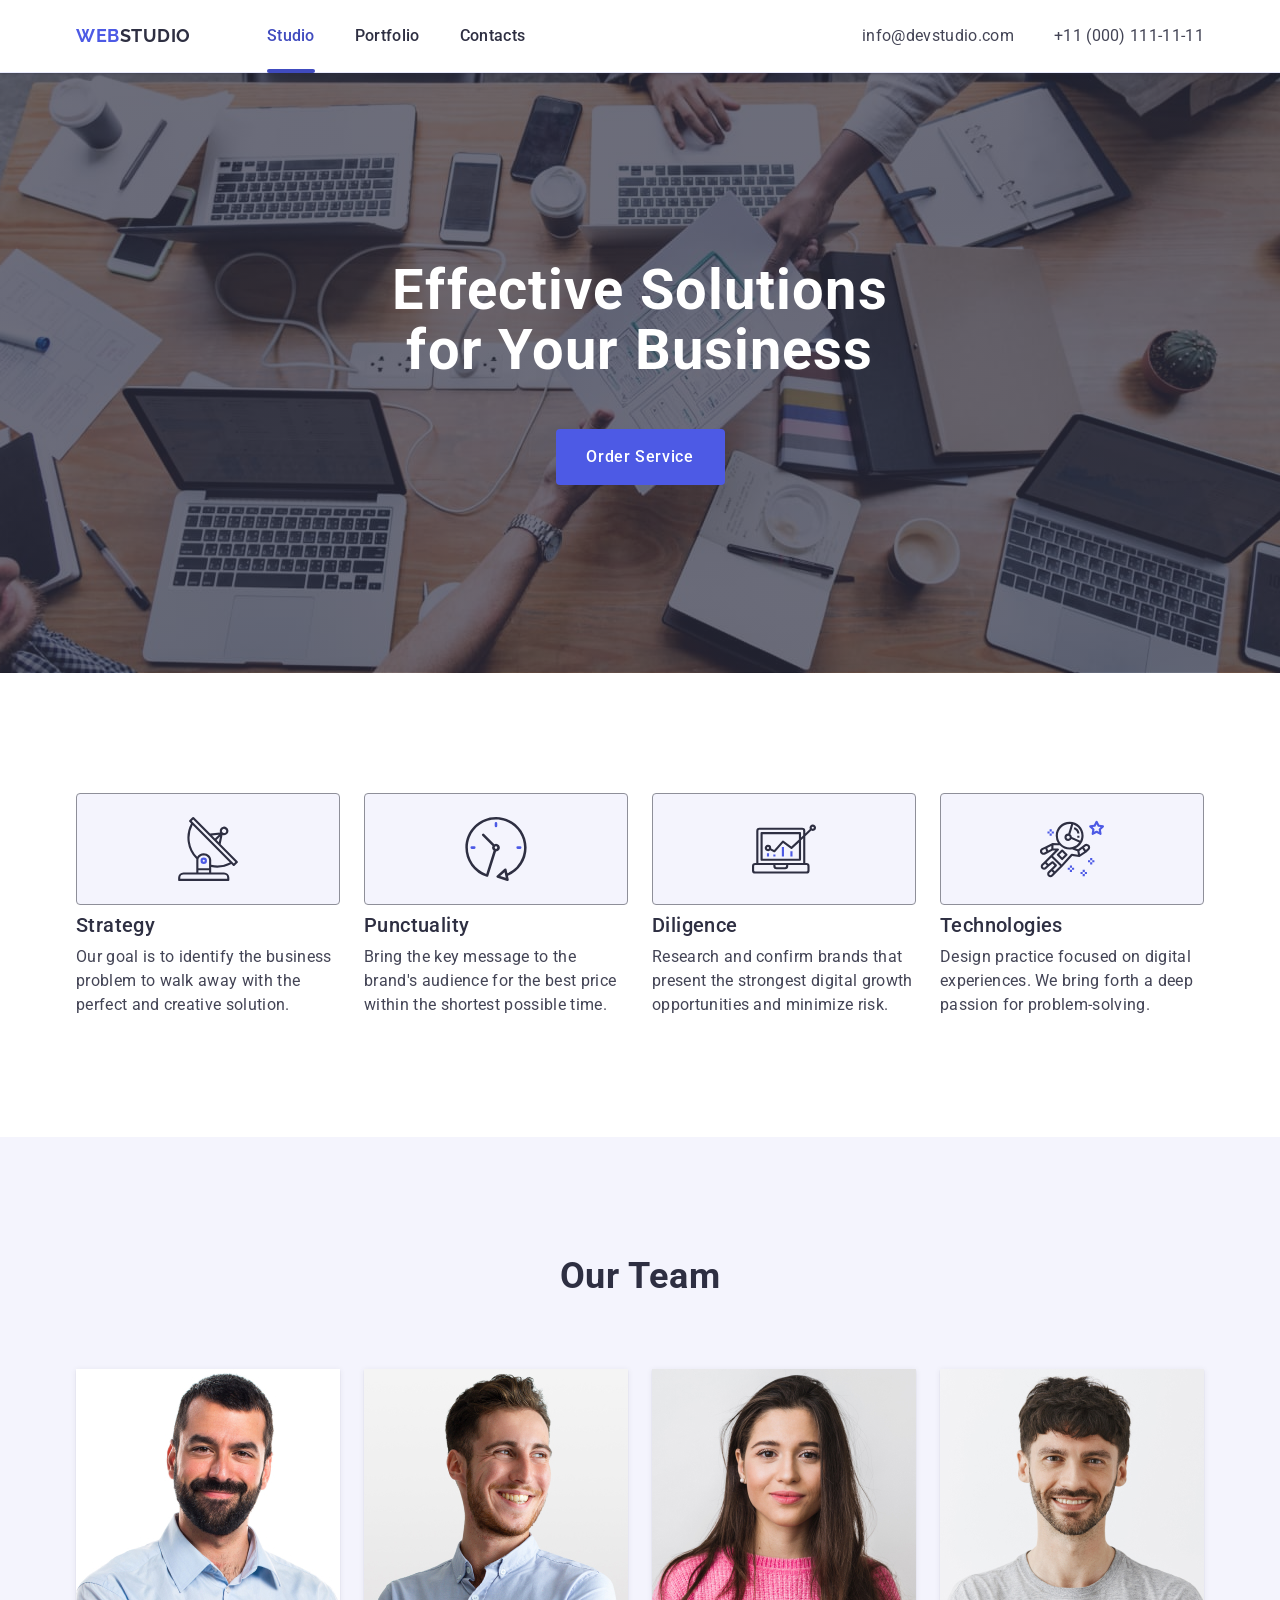
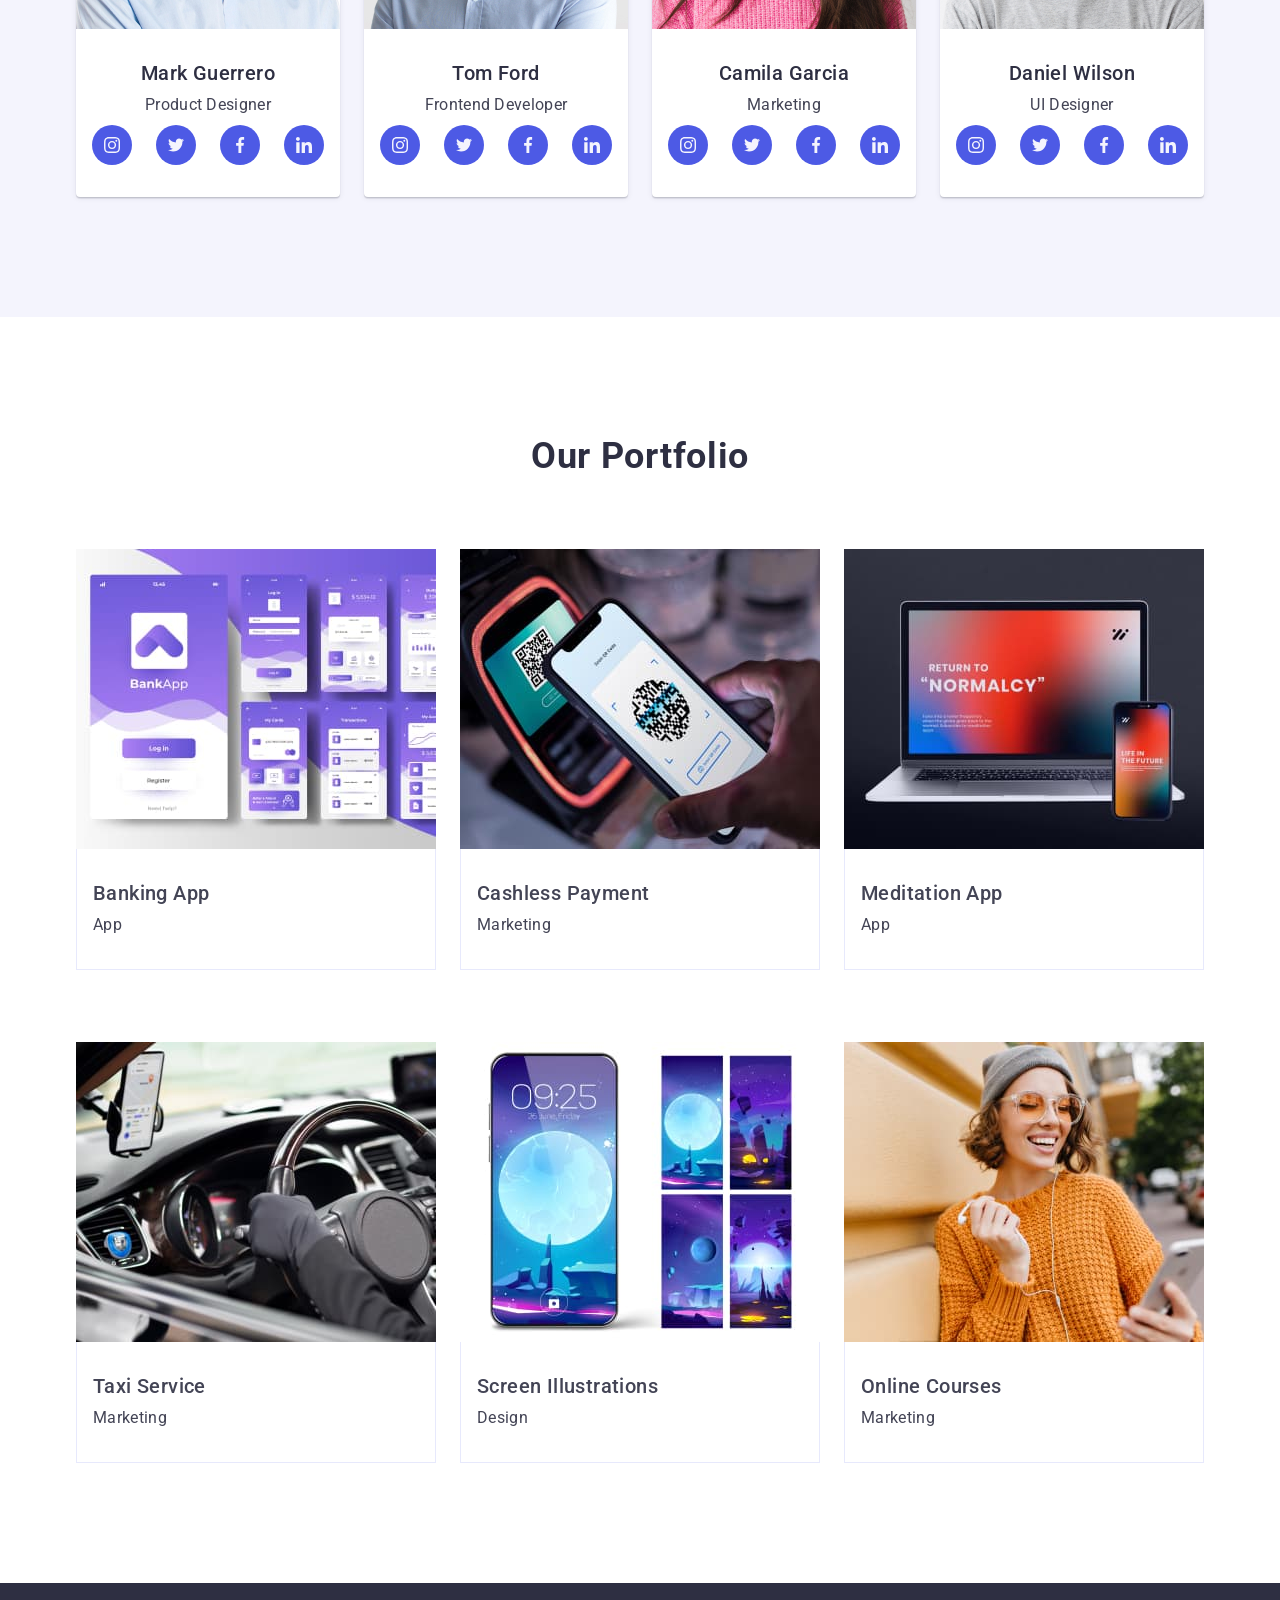
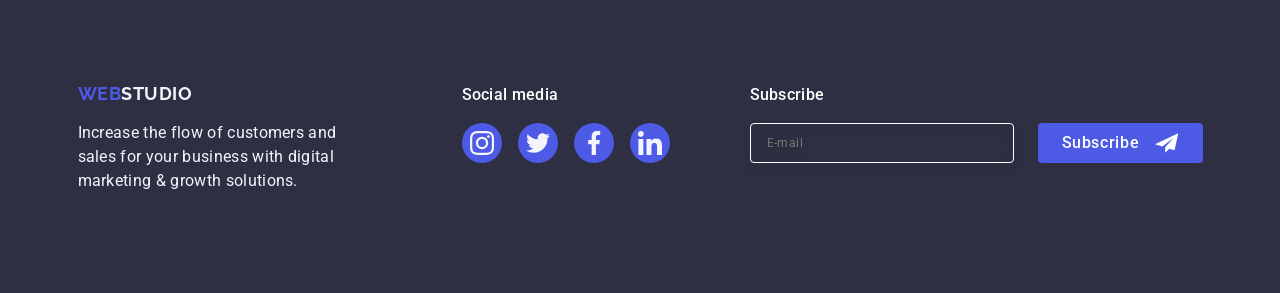
<file: index.html>
<!DOCTYPE html>
<html lang="en">
  <head>
    <meta charset="UTF-8" />
    <meta name="viewport" content="width=device-width, initial-scale=1.0" />
    <title>WEBSTUDIO</title>
    <link
      rel="stylesheet"
      href="https://cdnjs.cloudflare.com/ajax/libs/modern-normalize/2.0.0/modern-normalize.min.css"
    />
    <link rel="preconnect" href="https://fonts.googleapis.com" />
    <link rel="preconnect" href="https://fonts.gstatic.com" crossorigin />
    <link
      href="https://fonts.googleapis.com/css2?family=Raleway:wght@700&family=Roboto:wght@400;500;700&display=swap"
      rel="stylesheet"
    />
    <link rel="stylesheet" href="./css/styles.css" />
  </head>
  <body>
    <header class="foreword">
      <div class="container foreword-wrap">
        <nav class="foreword-navigation">
          <a href="./index.html" class="foreword-logo" target="self"
            >Web<span class="foreword-logo-text">Studio</span></a
          >
          <ul class="foreword-menu-list">
            <li class="foreword-menu-item">
              <a class="foreword-menu-link current" href="./index.html"
                >Studio</a
              >
            </li>
            <li class="foreword-menu-item">
              <a class="foreword-menu-link" href="">Portfolio</a>
            </li>
            <li class="foreword-menu-item">
              <a class="foreword-menu-link" href="">Contacts</a>
            </li>
          </ul>
        </nav>
        <address class="contacts-all">
          <ul class="contacts">
            <li class="contacts-list">
              <a class="contacts-list-link" href="mailto:info@devstudio.com"
                >info@devstudio.com</a
              >
            </li>
            <li class="contacts-list">
              <a class="contacts-list-link" href="tel:+110001111111"
                >+11 (000) 111-11-11</a
              >
            </li>
          </ul>
        </address>
        <button type="button" class="header-btn" data-modal-mobile-open>
          <svg class="icon-solid-menu" width="24" height="24">
            <use href="./images/icons.svg#icon-solid-menu"></use>
          </svg>
        </button>
      </div>
      <div class="mob-menu is-open-mob" data-modal-mobile>
        <div>
          <button type="button" class="mob-btn" data-modal-mobile-close>
            <svg class="icon-close" width="8" height="8">
              <use href="./images/icons.svg#icon-close"></use>
            </svg>
          </button>
          <ul class="mob-menu-list">
            <li class="mob-menu-item">
              <a class="mob-menu-link current-mob" href="./index.html"
                >Studio</a
              >
            </li>
            <li class="mob-menu-item">
              <a class="mob-menu-link" href="">Portfolio</a>
            </li>
            <li class="mob-menu-item">
              <a class="mob-menu-link" href="">Contacts</a>
            </li>
          </ul>
        </div>
        <address class="mob-contacts-all">
          <ul class="mob-contacts">
            <li class="mob-contacts-list">
              <a class="mob-contacts-list-link" href="tel:+110001111111"
                >+11 (000) 111-11-11</a
              >
            </li>
            <li class="mob-contacts-list">
              <a class="mob-contacts-list-link" href="mailto:info@devstudio.com"
                >info@devstudio.com</a
              >
            </li>
          </ul>
          <ul class="mob-list-icons">
            <li class="mob-link-icons">
              <a href="" class="mob-link-li">
                <svg class="soc-isons" width="24" height="24">
                  <use href="./images/icons.svg#icon-instagram"></use>
                </svg>
              </a>
            </li>
            <li class="mob-link-icons">
              <a href="" class="mob-link-li">
                <svg class="soc-isons" width="24" height="24">
                  <use href="./images/icons.svg#icon-twitter"></use>
                </svg>
              </a>
            </li>
            <li class="mob-link-icons">
              <a href="" class="mob-link-li">
                <svg class="soc-isons" width="24" height="24">
                  <use href="./images/icons.svg#icon-facebook"></use>
                </svg>
              </a>
            </li>
            <li class="mob-link-icons">
              <a href="" class="mob-link-li">
                <svg class="soc-isons" width="24" height="24">
                  <use href="./images/icons.svg#icon-linkedin"></use>
                </svg>
              </a>
            </li>
          </ul>
        </address>
      </div>
    </header>
    <main>
      <section class="entry">
        <div class="container container-entry">
          <h1 class="entry-title">Effective Solutions for Your Business</h1>
          <button type="button" class="entry-btn" data-modal-open>
            Order Service
          </button>
        </div>
      </section>
      <section class="about-us">
        <div class="container">
          <h2 class="visually-hidden">Feature</h2>
          <ul class="about-us-list">
            <li class="about-us-item">
              <div class="about-us-icon">
                <svg width="64" height="64">
                  <use href="./images/icons.svg#icon-antenna"></use>
                </svg>
              </div>
              <h3 class="about-us-subtitle">Strategy</h3>
              <p class="about-us-item-text">
                Our goal is to identify the business problem to walk away with
                the perfect and creative solution.
              </p>
            </li>
            <li class="about-us-item">
              <div class="about-us-icon">
                <svg width="64" height="64">
                  <use href="./images/icons.svg#icon-clock"></use>
                </svg>
              </div>
              <h3 class="about-us-subtitle">Punctuality</h3>
              <p class="about-us-item-text">
                Bring the key message to the brand's audience for the best price
                within the shortest possible time.
              </p>
            </li>
            <li class="about-us-item">
              <div class="about-us-icon">
                <svg width="64" height="64">
                  <use href="./images/icons.svg#icon-diagram"></use>
                </svg>
              </div>
              <h3 class="about-us-subtitle">Diligence</h3>
              <p class="about-us-item-text">
                Research and confirm brands that present the strongest digital
                growth opportunities and minimize risk.
              </p>
            </li>
            <li class="about-us-item">
              <div class="about-us-icon">
                <svg width="64" height="64">
                  <use href="./images/icons.svg#icon-astronaut"></use>
                </svg>
              </div>
              <h3 class="about-us-subtitle">Technologies</h3>
              <p class="about-us-item-text">
                Design practice focused on digital experiences. We bring forth a
                deep passion for problem-solving.
              </p>
            </li>
          </ul>
        </div>
      </section>
      <section class="team">
        <div class="container">
          <h2 class="team-title">Our Team</h2>
          <ul class="team-list">
            <li class="team-item">
              <img
                srcset="./images/photo1.jpg 1x, ./images/photo1-2x.jpg 2x"
                src="./images/photo1.jpg"
                alt="Photo Mark Guerrero"
                width="264"
                class="team-img"
              />
              <div class="team-item-card">
                <h3 class="team-subtitle">Mark Guerrero</h3>
                <p class="team-item-text">Product Designer</p>
                <ul class="team-list-icons">
                  <li class="team-link-icons">
                    <a href="" class="team-link-li">
                      <svg class="soc-isons" width="16" height="16">
                        <use href="./images/icons.svg#icon-instagram"></use>
                      </svg>
                    </a>
                  </li>
                  <li class="team-link-icons">
                    <a href="" class="team-link-li">
                      <svg class="soc-isons" width="16" height="16">
                        <use href="./images/icons.svg#icon-twitter"></use>
                      </svg>
                    </a>
                  </li>
                  <li class="team-link-icons">
                    <a href="" class="team-link-li">
                      <svg class="soc-isons" width="16" height="16">
                        <use href="./images/icons.svg#icon-facebook"></use>
                      </svg>
                    </a>
                  </li>
                  <li class="team-link-icons">
                    <a href="" class="team-link-li">
                      <svg class="soc-isons" width="16" height="16">
                        <use href="./images/icons.svg#icon-linkedin"></use>
                      </svg>
                    </a>
                  </li>
                </ul>
              </div>
            </li>
            <li class="team-item">
              <img
                srcset="./images/photo2.jpg 1x, ./images/photo2-2x.jpg 2x"
                src="./images/photo2.jpg"
                alt="Photo Tom Ford"
                width="264"
                class="team-img"
              />
              <div class="team-item-card">
                <h3 class="team-subtitle">Tom Ford</h3>
                <p class="team-item-text">Frontend Developer</p>
                <ul class="team-list-icons">
                  <li class="team-link-icons">
                    <a href="" class="team-link-li">
                      <svg class="soc-isons" width="16" height="16">
                        <use href="./images/icons.svg#icon-instagram"></use>
                      </svg>
                    </a>
                  </li>
                  <li class="team-link-icons">
                    <a href="" class="team-link-li">
                      <svg class="soc-isons" width="16" height="16">
                        <use href="./images/icons.svg#icon-twitter"></use>
                      </svg>
                    </a>
                  </li>
                  <li class="team-link-icons">
                    <a href="" class="team-link-li">
                      <svg class="soc-isons" width="16" height="16">
                        <use href="./images/icons.svg#icon-facebook"></use>
                      </svg>
                    </a>
                  </li>
                  <li class="team-link-icons">
                    <a href="" class="team-link-li">
                      <svg class="soc-isons" width="16" height="16">
                        <use href="./images/icons.svg#icon-linkedin"></use>
                      </svg>
                    </a>
                  </li>
                </ul>
              </div>
            </li>
            <li class="team-item">
              <img
                srcset="./images/photo3.jpg 1x, ./images/photo3-2x.jpg 2x"
                src="./images/photo3.jpg"
                alt="Photo Camila Garcia"
                width="264"
                class="team-img"
              />
              <div class="team-item-card">
                <h3 class="team-subtitle">Camila Garcia</h3>
                <p class="team-item-text">Marketing</p>
                <ul class="team-list-icons">
                  <li class="team-link-icons">
                    <a href="" class="team-link-li">
                      <svg class="soc-isons" width="16" height="16">
                        <use href="./images/icons.svg#icon-instagram"></use>
                      </svg>
                    </a>
                  </li>
                  <li class="team-link-icons">
                    <a href="" class="team-link-li">
                      <svg class="soc-isons" width="16" height="16">
                        <use href="./images/icons.svg#icon-twitter"></use>
                      </svg>
                    </a>
                  </li>
                  <li class="team-link-icons">
                    <a href="" class="team-link-li">
                      <svg class="soc-isons" width="16" height="16">
                        <use href="./images/icons.svg#icon-facebook"></use>
                      </svg>
                    </a>
                  </li>
                  <li class="team-link-icons">
                    <a href="" class="team-link-li">
                      <svg class="soc-isons" width="16" height="16">
                        <use href="./images/icons.svg#icon-linkedin"></use>
                      </svg>
                    </a>
                  </li>
                </ul>
              </div>
            </li>
            <li class="team-item">
              <img
                srcset="./images/photo4.jpg 1x, ./images/photo4-2x.jpg 2x"
                src="./images/photo4.jpg"
                alt="Photo Daniel Wilson"
                width="264"
                class="team-img"
              />
              <div class="team-item-card">
                <h3 class="team-subtitle">Daniel Wilson</h3>
                <p class="team-item-text">UI Designer</p>
                <ul class="team-list-icons">
                  <li class="team-link-icons">
                    <a href="" class="team-link-li">
                      <svg class="soc-isons" width="16" height="16">
                        <use href="./images/icons.svg#icon-instagram"></use>
                      </svg>
                    </a>
                  </li>
                  <li class="team-link-icons">
                    <a href="" class="team-link-li">
                      <svg class="soc-isons" width="16" height="16">
                        <use href="./images/icons.svg#icon-twitter"></use>
                      </svg>
                    </a>
                  </li>
                  <li class="team-link-icons">
                    <a href="" class="team-link-li">
                      <svg class="soc-isons" width="16" height="16">
                        <use href="./images/icons.svg#icon-facebook"></use>
                      </svg>
                    </a>
                  </li>
                  <li class="team-link-icons">
                    <a href="" class="team-link-li">
                      <svg class="soc-isons" width="16" height="16">
                        <use href="./images/icons.svg#icon-linkedin"></use>
                      </svg>
                    </a>
                  </li>
                </ul>
              </div>
            </li>
          </ul>
        </div>
      </section>
      <section class="portfolio">
        <div class="container">
          <h2 class="team-title">Our Portfolio</h2>

          <ul class="wrapper-portfolio">
            <li class="portfolio-li">
              <div class="wrapper-img-portfolio">
                <picture>
                  <source
                    srcset="./images/pphoto1.jpg 1x, ./images/pphoto1-2x.jpg 2x"
                    media="(min-width: 1158px)"
                  />
                  <source
                    srcset="
                      ./images/pphoto1-tab.jpg    1x,
                      ./images/pphoto1-tab-2x.jpg 2x
                    "
                    media="(min-width: 768px)"
                  />
                  <source
                    srcset="
                      ./images/pphoto1-mob.jpg    1x,
                      ./images/pphoto1-mob-2x.jpg 2x
                    "
                    media="(max-width: 767px)"
                  />
                  <img src="./images/pphoto1.jpg" alt="Banking" width="360" />
                </picture>

                <p class="hidden-p">
                  14 Stylish and User-Friendly App Design Concepts · Task
                  Manager App · Calorie Tracker App · Exotic Fruit Ecommerce App
                  · Cloud Storage App
                </p>
              </div>

              <div class="container-title-portfolio">
                <h3 class="title-portfolio">Banking App</h3>

                <p class="title-team-six-p">App</p>
              </div>
            </li>

            <li class="portfolio-li">
              <div class="wrapper-img-portfolio">
                <picture>
                  <source
                    srcset="./images/pphoto2.jpg 1x, ./images/pphoto2-2x.jpg 2x"
                    media="(min-width: 1158px)"
                  />
                  <source
                    srcset="
                      ./images/pphoto2-tab.jpg    1x,
                      ./images/pphoto2-tab-2x.jpg 2x
                    "
                    media="(min-width: 768px)"
                  />
                  <source
                    srcset="
                      ./images/pphoto2-mob.jpg    1x,
                      ./images/pphoto2-mob-2x.jpg 2x
                    "
                    media="(max-width: 767px)"
                  />
                  <img src="./images/pphoto2.jpg" alt="Banking" width="360" />
                </picture>

                <p class="hidden-p">
                  14 Stylish and User-Friendly App Design Concepts · Task
                  Manager App · Calorie Tracker App · Exotic Fruit Ecommerce App
                  · Cloud Storage App
                </p>
              </div>

              <div class="container-title-portfolio">
                <h3 class="title-portfolio">Cashless Payment</h3>

                <p class="title-team-six-p">Marketing</p>
              </div>
            </li>

            <li class="portfolio-li">
              <div class="wrapper-img-portfolio">
                <picture>
                  <source
                    srcset="./images/pphoto3.jpg 1x, ./images/pphoto3-2x.jpg 2x"
                    media="(min-width: 1158px)"
                  />
                  <source
                    srcset="
                      ./images/pphoto3-tab.jpg    1x,
                      ./images/pphoto3-tab-2x.jpg 2x
                    "
                    media="(min-width: 768px)"
                  />
                  <source
                    srcset="
                      ./images/pphoto3-mob.jpg    1x,
                      ./images/pphoto3-mob-2x.jpg 2x
                    "
                    media="(max-width: 767px)"
                  />
                  <img src="./images/pphoto3.jpg" alt="Banking" width="360" />
                </picture>

                <p class="hidden-p">
                  14 Stylish and User-Friendly App Design Concepts · Task
                  Manager App · Calorie Tracker App · Exotic Fruit Ecommerce App
                  · Cloud Storage App
                </p>
              </div>

              <div class="container-title-portfolio">
                <h3 class="title-portfolio">Meditation App</h3>

                <p class="title-team-six-p">App</p>
              </div>
            </li>

            <li class="portfolio-li">
              <div class="wrapper-img-portfolio">
                <picture>
                  <source
                    srcset="./images/pphoto4.jpg 1x, ./images/pphoto4-2x.jpg 2x"
                    media="(min-width: 1158px)"
                  />
                  <source
                    srcset="
                      ./images/pphoto4-tab.jpg    1x,
                      ./images/pphoto4-tab-2x.jpg 2x
                    "
                    media="(min-width: 768px)"
                  />
                  <source
                    srcset="
                      ./images/pphoto4-mob.jpg    1x,
                      ./images/pphoto4-mob-2x.jpg 2x
                    "
                    media="(max-width: 767px)"
                  />
                  <img src="./images/pphoto4.jpg" alt="Banking" width="360" />
                </picture>

                <p class="hidden-p">
                  14 Stylish and User-Friendly App Design Concepts · Task
                  Manager App · Calorie Tracker App · Exotic Fruit Ecommerce App
                  · Cloud Storage App
                </p>
              </div>

              <div class="container-title-portfolio">
                <h3 class="title-portfolio">Taxi Service</h3>

                <p class="title-team-six-p">Marketing</p>
              </div>
            </li>

            <li class="portfolio-li">
              <div class="wrapper-img-portfolio">
                <picture>
                  <source
                    srcset="./images/pphoto5.jpg 1x, ./images/pphoto5-2x.jpg 2x"
                    media="(min-width: 1158px)"
                  />
                  <source
                    srcset="
                      ./images/pphoto5-tab.jpg    1x,
                      ./images/pphoto5-tab-2x.jpg 2x
                    "
                    media="(min-width: 768px)"
                  />
                  <source
                    srcset="
                      ./images/pphoto5-mob.jpg    1x,
                      ./images/pphoto5-mob-2x.jpg 2x
                    "
                    media="(max-width: 767px)"
                  />
                  <img src="./images/pphoto5.jpg" alt="Banking" width="360" />
                </picture>

                <p class="hidden-p">
                  14 Stylish and User-Friendly App Design Concepts · Task
                  Manager App · Calorie Tracker App · Exotic Fruit Ecommerce App
                  · Cloud Storage App
                </p>
              </div>

              <div class="container-title-portfolio">
                <h3 class="title-portfolio">Screen Illustrations</h3>

                <p class="title-team-six-p">Design</p>
              </div>
            </li>

            <li class="portfolio-li">
              <div class="wrapper-img-portfolio">
                <picture>
                  <source
                    srcset="./images/pphoto6.jpg 1x, ./images/pphoto6-2x.jpg 2x"
                    media="(min-width: 1158px)"
                  />
                  <source
                    srcset="
                      ./images/pphoto6-tab.jpg    1x,
                      ./images/pphoto6-tab-2x.jpg 2x
                    "
                    media="(min-width: 768px)"
                  />
                  <source
                    srcset="
                      ./images/pphoto6-mob.jpg    1x,
                      ./images/pphoto6-mob-2x.jpg 2x
                    "
                    media="(max-width: 767px)"
                  />
                  <img src="./images/pphoto6.jpg" alt="Banking" width="360" />
                </picture>

                <p class="hidden-p">
                  14 Stylish and User-Friendly App Design Concepts · Task
                  Manager App · Calorie Tracker App · Exotic Fruit Ecommerce App
                  · Cloud Storage App
                </p>
              </div>

              <div class="container-title-portfolio">
                <h3 class="title-portfolio">Online Courses</h3>

                <p class="title-team-six-p">Marketing</p>
              </div>
            </li>
          </ul>
        </div>
      </section>
    </main>
    <footer class="after">
      <div class="container after-footer">
        <div class="after-footer-soc">
          <a class="after-logo-link" href="./index.html"
            >Web<span class="after-logo">Studio</span></a
          >
          <p class="after-text">
            Increase the flow of customers and sales for your business with
            digital marketing & growth solutions.
          </p>
        </div>
        <div class="after-soc-link">
          <p class="after-soc-p">Social media</p>
          <ul class="after-list-icons">
            <li class="team-link-icons">
              <a href="" class="team-link-li">
                <svg class="soc-isons" width="24" height="24">
                  <use href="./images/icons.svg#icon-instagram"></use>
                </svg>
              </a>
            </li>
            <li class="team-link-icons">
              <a href="" class="team-link-li">
                <svg class="soc-isons" width="24" height="24">
                  <use href="./images/icons.svg#icon-twitter"></use>
                </svg>
              </a>
            </li>
            <li class="team-link-icons">
              <a href="" class="team-link-li">
                <svg class="soc-isons" width="24" height="24">
                  <use href="./images/icons.svg#icon-facebook"></use>
                </svg>
              </a>
            </li>
            <li class="team-link-icons">
              <a href="" class="team-link-li">
                <svg class="soc-isons" width="24" height="24">
                  <use href="./images/icons.svg#icon-linkedin"></use>
                </svg>
              </a>
            </li>
          </ul>
        </div>

        <div class="wrapper-subscribe">
          <p class="p-subscribe">Subscribe</p>
          <form class="form-subscribe">
            <label class="label-subscribe">
              <input
                class="input-subscribe"
                name="user-sub"
                type="email"
                placeholder="E-mail"
              />
            </label>
            <button class="btn-subscribe" type="submit">
              Subscribe
              <svg class="ison-sub" width="24" height="24">
                <use href="./images/icons.svg#icon-Frame-3"></use>
              </svg>
            </button>
          </form>
        </div>
      </div>
    </footer>
    <div class="container-modal-window is-open" data-modal>
      <div class="modal-window">
        <button class="btn-modal-wind" type="button" data-modal-close>
          <svg class="icon-close" width="8" height="8">
            <use href="./images/icons.svg#icon-close"></use>
          </svg>
        </button>
        <p class="p-modal-wind">
          Leave your contacts and we will call you back
        </p>
        <form class="form-modal-wind">
          <div class="user-menu-wind">
            <label class="info-user" for="user-name">Name</label>
            <div class="info-user-input">
              <input
                class="info-user-name-input"
                type="text"
                name="user-name"
                id="user-name"
              />
              <svg class="icons-modal-window" width="18" height="24">
                <use href="./images/icons.svg#icon-person"></use>
              </svg>
            </div>
          </div>
          <div class="user-menu-wind">
            <label class="info-user" for="user-name">Phone</label>
            <div class="info-user-input">
              <input
                class="info-user-name-input"
                type="text"
                name="user-phone"
                id="user-phone"
              />
              <svg class="icons-modal-window" width="18" height="24">
                <use href="./images/icons.svg#icon-phone"></use>
              </svg>
            </div>
          </div>
          <div class="user-menu-wind">
            <label class="info-user" for="user-name">Email</label>
            <div class="info-user-input">
              <input
                class="info-user-name-input"
                type="text"
                name="user-email"
                id="user-email"
              />
              <svg class="icons-modal-window" width="18" height="24">
                <use href="./images/icons.svg#icon-email"></use>
              </svg>
            </div>
          </div>
          <div class="modal-window-comment">
            <label class="info-user" for="user-comment">Comment</label>
            <textarea
              class="modal-window-textarea"
              name="user-comment"
              id="user-comment"
              cols="30"
              rows="10"
              placeholder="Text input"
            ></textarea>
          </div>
          <div class="modal-window-checkbox">
            <input
              class="input-modal-window-checkbox visually-hidden"
              type="checkbox"
              value="true"
              name="user-privacy"
              id="user-privacy"
            />
            <label class="terms" for="user-privacy">
              <span class="span-privacy-policy">
                <svg class="icon-cneckbox" width="10" height="8">
                  <use href="./images/icons.svg#icon-checkmark"></use>
                </svg>
              </span>
              I accept the terms and conditions of the
              <a class="link-checkbox" href="">Privacy Policy</a>
            </label>
          </div>
          <button type="submit" class="sub-btn-modal-wind">Send</button>
        </form>
      </div>
    </div>
    <script src="./js/modal.js"></script>
  </body>
</html>
</file>
<file: css/styles.css>
body {
  font-family: Roboto, sans-serif;
  color: #434455;
  background-color: #ffffff;
  line-height: 1.5;
}

p,
h1,
h2,
h3,
h4,
h5,
h6 {
  margin-top: 0;
  margin-bottom: 0;
}
ul {
  margin-top: 0;
  margin-bottom: 0;
  padding-left: 0;
  list-style: none;
}

a {
  text-decoration: none;
  color: currentColor;
}

button {
  cursor: pointer;
}

img {
  display: block;
}
.container {
  max-width: 320px;
  padding-left: 16px;
  padding-right: 16px;
  margin: 0 auto;
}

.visually-hidden {
  position: absolute;
  width: 1px;
  height: 1px;
  margin: -1px;
  border: 0;
  padding: 0;
  white-space: nowrap;
  clip-path: inset(100%);
  clip: rect(0 0 0 0);
  overflow: hidden;
}

/* ==========HEADER========== */

.foreword {
  background-color: #FFFFFF;
  border-bottom: 1px solid #e7e9fc;
  box-shadow: 0px 2px 1px rgba(46, 47, 66, 0.08),
    0px 1px 1px rgba(46, 47, 66, 0.16), 0px 1px 6px rgba(46, 47, 66, 0.08);
  position: sticky;
  top: 0;
  left: 0;
  right: 0;
  z-index: 1;
}

.foreword-wrap {
  display: flex;
  margin-left: auto;
}

.foreword-navigation {
  display: flex;
}

.foreword-logo {
  color: #4d5ae5;
  font-size: 18px;
  font-family: Raleway, sans-serif;
  font-weight: 700;
  text-transform: uppercase;
  line-height: 1.17;
  letter-spacing: 0.03em;
  text-decoration: none;
}

.contacts-all {
  font-style: normal;
  display: flex;
  align-items: center;
}

.contacts {
  display: flex;
  gap: 40px;
  margin: 0;
  padding: 0;
}

.foreword-logo {
  padding-top: 17.5px;
  padding-bottom: 17.5px;
}

.foreword-logo-text {
  color: #2e2f42;
}

.foreword-menu-list {
  display: none;
}

.foreword-menu-item {
  display: block;
  position: relative;
  letter-spacing: 0.02em;
  transition: color 250ms cubic-bezier(0.4, 0, 0.2, 1);
}

.foreword-menu-link {
  display: block;
  position: relative;
  color: #2e2f42;
  font-size: 16px;
  font-weight: 500;
  letter-spacing: 0.02em;
  padding: 24px 0;
  transition: color 250ms cubic-bezier(0.4, 0, 0.2, 1);
}
.current {
  position: relative;
  color: #404bbf;
}

.current::after {
  content: "";
  position: absolute;
  left: 0;
  width: 100%;
  bottom: -1px;
  height: 4px;
  background-color: #404bbf;
  border-radius: 2px;
}

.foreword-menu-link:hover,
.foreword-menu-link:focus,
.foreword-menu-link:active {
  color: #404bbf;
}

.contacts-all {
  font-style: normal;
  display: flex;
  align-items: center;
  color: #434455;
}

.contacts-list {
  display: none;
}

.contacts-list::after {
  content: "";
  position: absolute;
  left: 0;
  bottom: -1px;
  height: 4px;
  background-color: #404bbf;
  border-radius: 2px;
}

.contacts-all > ul > li > a {
  display: block;
  font-weight: 400;
  letter-spacing: 0.02em;
}

.contacts-list-link {
  color: #434455;
  font-size: 16px;
  letter-spacing: 0.02em;
  transition: color 250ms cubic-bezier(0.4, 0, 0.2, 1);
}

.contacts-list-link:hover,
.contacts-list-link:focus {
  color: #404bbf;
}

.header-btn {
  position: absolute;
  top: 16px;
  right: 16px;
  width: 24px;
  height: 24px;
  display: flex;
  align-items: center;
  justify-content: center;
  border: none;
  padding: 0;
  cursor: pointer;
  background-color: transparent;
  transition: background-color 250ms cubic-bezier(0.4, 0, 0.2, 1),
    border 250ms cubic-bezier(0.4, 0, 0.2, 1);
}

/* =========MOB-MENU========= */

.mob-menu {
  position: fixed;
  z-index: 2;
  top: 0;
  left: 0;
  width: 100vw;
  height: 100vh;
  background-color: #f4f4fd;
  display: flex;
  flex-direction: column;
  justify-content: space-between;
  overflow: auto;
  opacity: 2;
  pointer-events: auto;
}

.mob-btn {
  position: absolute;
  top: 24px;
  right: 24px;
  width: 24px;
  height: 24px;
  border-radius: 50%;
  display: flex;
  align-items: center;
  justify-content: center;
  background-color: #e7e9fc;
  border: 1px solid rgba(0, 0, 0, 0.1);
  padding: 0;
  cursor: pointer;
  transition: background-color 250ms cubic-bezier(0.4, 0, 0.2, 1),
    border 250ms cubic-bezier(0.4, 0, 0.2, 1);
}

.mob-btn:hover,
.mob-btn:focus {
  background-color: #404bbf;
  border: none;
}

.mob-btn:hover .icon-close,
.mob-btn:focus .icon-close {
  fill: #ffffff;
}
.mob-menu-list {
  margin-top: 72px;
  margin-left: 16px;
}
.mob-menu-item:not(:last-child) {
  margin-bottom: 40px;
}

.mob-menu-link {
  font-size: 36px;
  font-weight: 700;
  letter-spacing: 0.02em;
}

.current-mob {
  position: relative;
  color: #404bbf;
}

.mob-contacts-all {
}
.mob-contacts {
  font-style: normal;
  margin-bottom: 48px;
  margin-left: 16px;
}
.mob-contacts-list:not(:last-child) {
  margin-bottom: 24px;
}
.mob-contacts-list-link {
}

.mob-list-icons {
  display: flex;
  justify-content: center;
  gap: 40px;
  padding: 0;
  margin-bottom: 40px;
  margin-left: auto;
}

.mob-link-icons {
  width: 40px;
  height: 40px;
}

.mob-link-li {
  display: flex;
  align-items: center;
  justify-content: center;
  width: 100%;
  height: 100%;
  background-color: #4d5ae5;
  border-radius: 50%;
  transition: background-color 250ms cubic-bezier(0.4, 0, 0.2, 1);
}

.mob-link-li:hover,
.mob-link-li:focus {
  background-color: #404bbf;
}

.soc-isons {
  fill: #f4f4fd;
}

.mob-contacts-list-link {
  color: #434455;
  font-size: 16px;
  letter-spacing: 0.02em;
  transition: color 250ms cubic-bezier(0.4, 0, 0.2, 1);
}

.mob-contacts-list-link:hover,
.mob-contacts-list-link:focus {
  color: #404bbf;
}

.mob-menu-link:hover,
.mob-menu-link:focus,
.mob-menu-link:active {
  color: #404bbf;
}
/* ========================== */

/* =========SECTION1========= */

.entry {
  display: block;
  background-color: #2e2f42;
  background-image: linear-gradient(
      to bottom,
      rgba(46, 47, 66, 0.7),
      rgba(46, 47, 66, 0.7)
    ),
    url(../images/people-office-mob.jpg);
  background-repeat: no-repeat;
  background-position: center;
  background-size: cover;
  padding-top: 72px;
  padding-bottom: 72px;
  margin: 0 auto;
}

@media (min-device-pixel-ratio: 2),
  (min-resolution: 192dpi),
  (min-resolution: 2dppx) {
  .entry {
    background-image: linear-gradient(
        to bottom,
        rgba(46, 47, 66, 0.7),
        rgba(46, 47, 66, 0.7)
      ),
      url(../images/people-office-mob-2x.jpg);
  }
}

.container-entry {
  max-width: 100%;
  text-align: center;
  padding: 0;
}

.entry-title {
  color: white;
  font-size: 36px;
  font-weight: 700;
  line-height: 1.07;
  letter-spacing: 0.02em;
  text-align: center;
  max-width: 208px;
  margin: 0 auto;
}

.entry-btn {
  background-color: #4d5ae5;
  color: white;
  font-family: inherit;
  font-size: 16px;
  font-weight: 500;
  line-height: 1.5;
  letter-spacing: 0.04em;
  cursor: pointer;
  display: block;
  margin: 0 auto;
  min-width: 169px;
  height: 56px;
  border: none;
  border-radius: 4px;
  transition: background-color 250ms cubic-bezier(0.4, 0, 0.2, 1);
  margin-top: 72px;
}
.entry-btn:hover,
.entry-btn:focus {
  background-color: #404bbf;
}
/* ========================== */

/* =========SECTION2========= */

.about-us {
  padding: 96px 0;
}
.about-us-title {
}

.about-us-list {
  display: flex;
  flex-wrap: wrap;
  gap: 72px;
}
.about-us-item {
  width: 100%;
}

.about-us-icon {
  display: none;
  justify-content: center;
  align-items: center;
  height: 112px;
  background-color: #f4f4fd;
  border-radius: 4px;
  margin-bottom: 8px;
  border: 1px solid #8e8f99;
}

.about-us-subtitle {
  color: #2e2f42;
  font-size: 36px;
  font-weight: 700;
  line-height: 1.2;
  letter-spacing: 0.02em;
  margin-bottom: 8px;
  text-align: center;
}
.about-us-item-text {
  color: #434455;
  font-size: 16px;
  font-weight: 500;
  letter-spacing: 0.02em;
}
/* ========================== */

/* =========SECTION3========= */

.team {
  background-color: #f4f4fd;
  padding: 96px 0;
}
.team-title {
  color: #2e2f42;
  font-size: 36px;
  font-weight: 700;
  text-transform: capitalize;
  line-height: 1.11;
  letter-spacing: 0.02em;
  text-align: center;
  margin-bottom: 72px;
}
.team-list {
  display: flex;
  flex-wrap: wrap;
  gap: 72px;
}
.team-item {
  width: 100%;
  background-color: white;
  border-radius: 0px 0px 4px 4px;
  box-shadow: 0px 2px 1px 0px rgba(46, 47, 66, 0.08),
    0px 1px 1px 0px rgba(46, 47, 66, 0.16),
    0px 1px 6px 0px rgba(46, 47, 66, 0.08);
}

.team-item-card {
  padding: 32px 16px;
}

.team-img {
  width: 100%;
}
.team-subtitle {
  color: #2e2f42;
  font-size: 20px;
  font-weight: 500;
  line-height: 1.2;
  letter-spacing: 0.02em;
  text-align: center;
}
.team-item-text {
  color: #434455;
  font-size: 16px;
  font-weight: 400;
  letter-spacing: 0.02em;
  text-align: center;
  margin: 8px 0 8px 0;
}

.team-list-icons {
  display: flex;
  justify-content: center;
  gap: 24px;
  padding: 0;
}

.team-link-icons {
  width: 40px;
  height: 40px;
}

.team-link-li {
  display: flex;
  align-items: center;
  justify-content: center;
  width: 100%;
  height: 100%;
  background-color: #4d5ae5;
  border-radius: 50%;
  transition: background-color 250ms cubic-bezier(0.4, 0, 0.2, 1);
}

.team-link-li:hover,
.team-link-li:focus {
  background-color: #404bbf;
}

.soc-isons {
  fill: #f4f4fd;
}
/* ========================== */

/* =========SECTION4========= */
.wrapper-portfolio {
  display: flex;
  flex-wrap: wrap;
  gap: 48px;
  align-items: center;
  padding: 0;
  margin: 0;
}

.portfolio {
  padding-top: 96px;
  padding-bottom: 96px;
}

.portfolio-li {
  width: 100%;
  transition: box-shadow 250ms cubic-bezier(0.4, 0, 0.2, 1);
}

.portfolio-li:hover {
  box-shadow: 0px 1px 6px rgba(46, 47, 66, 0.08),
    0px 1px 1px rgba(46, 47, 66, 0.16), 0px 2px 1px rgba(46, 47, 66, 0.08);
}

.container-title-portfolio {
  padding: 32px 16px;
  border: 1px solid #e7e9fc;
  border-top: none;
  margin: 0;
}

.wrapper-img-portfolio {
  position: relative;
  overflow: hidden;
}

.hidden-p {
  position: absolute;
  margin: 0;
  top: 0;
  font-size: 16px;
  line-height: 1.5;
  letter-spacing: 0.02em;
  color: #f4f4fd;
  padding: 40px 32px;
  background-color: #4d5ae5;
  height: 100%;
  width: 100%;
  transform: translateY(100%);
  transition: transform 250ms cubic-bezier(0.4, 0, 0.2, 1);
}

.portfolio-li:hover .hidden-p {
  transform: translateY(0%);
}

.title-team-six-p {
  font-size: 16px;
  line-height: 1.5;
  letter-spacing: 0.02em;
  color: #434455;
  margin: 0;
}

.title-portfolio {
  font-size: 20px;
  line-height: 1.2;
  font-weight: 500;
  letter-spacing: 0.4px;
  margin: 0;
  margin-bottom: 8px;
}

/* ========================== */

/* =========FOOTER========= */
.after {
  background-color: #2e2f42;
  text-align: center;
  padding: 97.5px 0 96px 0;
}

.after-footer {
  display: flex;
  flex-wrap: wrap;
  justify-content: center;
}

.after-logo-link {
  color: #4d5ae5;
  font-size: 18px;
  font-family: Raleway, sans-serif;
  font-weight: 700;
  text-transform: uppercase;
  line-height: 1.17;
  letter-spacing: 0.03em;
  display: inline-block;
  margin-bottom: 17.5px;
}

.after-logo {
  color: #f4f4fd;
}
.after-text {
  color: #f4f4fd;
  font-size: 16px;
  letter-spacing: 0.02em;
  max-width: 264px;
  text-align: left;
}

.after-soc-link {
  margin-top: 72px;
}

.after-soc-p {
  font-weight: 500;
  font-size: 16px;
  line-height: 1.5;
  letter-spacing: 0.02em;
  color: #ffffff;
  margin: 0;
  margin-bottom: 16px;
  margin-bottom: 16px;
}

.after-list-icons {
  display: flex;
  justify-content: center;
  padding: 0;
  gap: 16px;
}

.after-footer-soc {
}

.after
  > .after-footer
  > .after-soc-link
  > .after-list-icons
  > .team-link-icons
  > .team-link-li:hover,
.after
  > .after-footer
  > .after-soc-link
  > .after-list-icons
  > .team-link-icons
  > .team-link-li:focus {
  background-color: #31d0aa;
}

.wrapper-subscribe {
  display: flex;
  flex-direction: column;
  justify-content: center;
  margin-top: 72px;
}

.p-subscribe {
  margin-bottom: 16px;
  font-weight: 500;
  font-size: 16px;
  line-height: 1.5;
  letter-spacing: 0.02em;
  color: #ffffff;
}

.form-subscribe {
  display: flex;
  flex-direction: column;
  gap: 24px;
}

.label-subscribe {
}

.input-subscribe {
  width: 264px;
  height: 40px;
  border: 1px solid #ffffff;
  background-color: transparent;
  font-size: 12px;
  line-height: 1.5;
  letter-spacing: 0.04em;
  padding-left: 16px;
  filter: drop-shadow(0px 4px 4px rgba(0, 0, 0, 0.15));
  border-radius: 4px;
  color: #ffffff;
}

.input-subscribe::placeholder {
  color: color #ffffff;
}

.btn-subscribe {
  display: flex;
  /* min-width: 165px; */
  max-width: 165px;
  height: 40px;
  justify-content: center;
  align-items: center;
  font-family: "Roboto", sans-serif;
  font-size: 16px;
  font-weight: 500;
  line-height: 1.5;
  letter-spacing: 0.04em;
  color: #ffffff;
  cursor: pointer;
  background-color: #4d5ae5;
  border: none;
  border-radius: 4px;
  padding: 8px 24px;
  margin: 0 auto;
}

.ison-sub {
  margin-left: 16px;
  fill: #ffffff;
}

/* ========================== */

/* =========MODAL-WINDOW========= */
.container-modal-window {
  z-index: 2;
  position: fixed;
  top: 0;
  left: 0;
  width: 100%;
  height: 100%;
  background-color: rgba(46, 47, 66, 0.4);
  transition: opacity 250ms cubic-bezier(0.4, 0, 0.2, 1),
    visibility 250ms cubic-bezier(0.4, 0, 0.2, 1);
  pointer-events: auto;
  opacity: 1;
}

.modal-window {
  position: absolute;
  top: 50%;
  left: 50%;
  transform: translate(-50%, -50%) scale(1);
  width: 288px;
  min-height: 623px;
  background: #fcfcfc;
  box-shadow: 0px 1px 1px rgba(0, 0, 0, 0.14), 0px 1px 3px rgba(0, 0, 0, 0.12),
    0px 2px 1px rgba(0, 0, 0, 0.2);
  border-radius: 4px;
  padding: 72px 24px 24px 24px;
  transition: transform 250ms cubic-bezier(0.4, 0, 0.2, 1);
}

.btn-modal-wind {
  position: absolute;
  top: 24px;
  right: 24px;
  width: 24px;
  height: 24px;
  border-radius: 50%;
  display: flex;
  align-items: center;
  justify-content: center;
  background-color: #e7e9fc;
  border: 1px solid rgba(0, 0, 0, 0.1);
  padding: 0;
  cursor: pointer;
  transition: background-color 250ms cubic-bezier(0.4, 0, 0.2, 1),
    border 250ms cubic-bezier(0.4, 0, 0.2, 1);
}

.btn-modal-wind:hover,
.btn-modal-wind:focus {
  background-color: #404bbf;
  border: none;
}

.icon-close {
  transition: fill 250ms cubic-bezier(0.4, 0, 0.2, 1);
}

.btn-modal-wind:hover .icon-close,
.btn-modal-wind:focus .icon-close {
  fill: #ffffff;
}

.p-modal-wind {
  font-size: 16px;
  font-weight: 500;
  line-height: 1.5;
  text-align: center;
  letter-spacing: 0.02em;
  color: #2e2f42;
  margin-bottom: 16px;
}

.form-modal-wind {
}

.user-menu-wind {
  margin-bottom: 8px;
}
.info-user {
  font-size: 12px;
  line-height: 1.17;
  letter-spacing: 0.04em;
  color: #8e8f99;
  display: block;
  margin-bottom: 4px;
}

.info-user-input {
  position: relative;
}

.info-user-name-input {
  width: 100%;
  height: 40px;
  border: 1px solid rgba(46, 47, 66, 0.4);
  border-radius: 4px;
  background-color: transparent;
  padding-left: 38px;
  outline: transparent;
  transition: border-color 250ms cubic-bezier(0.4, 0, 0.2, 1);
}

.info-user-name-input:focus {
  border-color: #4d5ae5;
}

.icons-modal-window {
  position: absolute;
  left: 16px;
  top: 50%;
  transform: translateY(-50%);
  transition: fill 250ms cubic-bezier(0.4, 0, 0.2, 1);
}
.modal-window-comment {
  margin-bottom: 16px;
}

.info-user-name-input:focus + .icons-modal-window {
  fill: #4d5ae5;
}

.modal-window-textarea {
  width: 100%;
  height: 120px;
  font-size: 12px;
  line-height: 1.17;
  letter-spacing: 0.04em;
  color: rgba(46, 47, 66, 0.4);
  border: 1px solid rgba(46, 47, 66, 0.4);
  border-radius: 4px;
  background-color: transparent;
  padding: 8px 16px;
  outline: transparent;
  resize: none;
  transition: border-color 250ms cubic-bezier(0.4, 0, 0.2, 1);
}

.modal-window-textarea:focus {
  border-color: #4d5ae5;
}

.modal-window-checkbox {
  margin-bottom: 24px;
}
.input-modal-window-checkbox {
}

.terms {
  font-size: 12px;
  line-height: 1.17;
  letter-spacing: 0.04em;
  color: #8e8f99;
}

.span-privacy-policy {
  width: 16px;
  height: 16px;
  border: 1px solid rgba(46, 47, 66, 0.4);
  border-radius: 2px;
  transition: background-color 250ms cubic-bezier(0.4, 0, 0.2, 1),
    border 250ms cubic-bezier(0.4, 0, 0.2, 1),
    fill 250ms cubic-bezier(0.4, 0, 0.2, 1);
  display: inline-flex;
  align-items: center;
  justify-content: center;
  fill: transparent;
}

.icon-cneckbox {
}

.input-modal-window-checkbox:checked + .terms .span-privacy-policy {
  background-color: #404bbf;
  border: none;
  fill: #f4f4fd;
}

.link-checkbox {
  font-size: 12px;
  font-style: normal;
  font-weight: 400;
  line-height: 16px;
  letter-spacing: 0.48px;
  text-decoration-line: underline;
  color: #4d5ae5;
}

.sub-btn-modal-wind {
  display: block;
  min-width: 169px;
  height: 56px;
  height: 56px;
  font-weight: 500;
  line-height: 1.5;
  letter-spacing: 0.04em;
  color: #ffffff;
  cursor: pointer;
  background-color: #4d5ae5;
  border: none;
  border-radius: 4px;
  transition: background-color 250ms cubic-bezier(0.4, 0, 0.2, 1);
  margin: 0 auto;
}

.sub-btn-modal-wind:hover,
.sub-btn-modal-wind:focus {
  background-color: #404bbf;
}

.is-open {
  opacity: 0;
  visibility: hidden;
  pointer-events: auto;
}

.container-modal-window.is-open {
  pointer-events: none;
  opacity: 0;
}

.is-open-mob {
  opacity: 1;
  visibility: hidden;
  pointer-events: auto;
}

.mob-menu.is-open-mob {
  pointer-events: none;
  opacity: 1;
}

/* ========================== */

/* =========MEDIA 320========= */

@media screen and (min-width: 320px) {
}

/* =========MEDIA 768========= */

@media screen and (min-width: 768px) {
  .container {
    max-width: 768px;
  }

  .foreword-logo {
    margin-right: auto;
  }

  .foreword-navigation {
    align-items: center;
    margin-right: auto;
  }

  .foreword-menu-list {
    display: flex;
    gap: 40px;
    padding-left: 120px;
    margin: 0 auto;
  }

  .contacts {
    display: flex;
    flex-direction: column;
    justify-content: flex-end;
    gap: 12px;
    margin-top: 16px;
    margin-bottom: 16px;
  }

  .contacts-list {
    display: block;
  }

  .contacts-list-link {
    font-size: 12px;
    line-height: 14px;
    letter-spacing: 0.04em;
    text-align: left;
  }

  .header-btn {
    display: none;
  }
  .entry {
    padding-top: 112px;
    padding-bottom: 112px;
    background-image: linear-gradient(
        to bottom,
        rgba(46, 47, 66, 0.7),
        rgba(46, 47, 66, 0.7)
      ),
      url(../images/people-office-tab.jpg);
  }

  @media (min-device-pixel-ratio: 2),
    (min-resolution: 192dpi),
    (min-resolution: 2dppx) {
    .entry {
      background-image: linear-gradient(
          to bottom,
          rgba(46, 47, 66, 0.7),
          rgba(46, 47, 66, 0.7)
        ),
        url(../images/people-office-tab-2x.jpg);
    }
  }

  .entry-title {
    font-size: 56px;
    max-width: 496px;
  }

  .entry-btn {
    margin-top: 36px;
  }

  .about-us {
    padding-top: 96px;
    padding-bottom: 96px;
  }
  .about-us-list {
    gap: 72px 24px;
  }

  .about-us-item {
    width: calc((100% - 24px) / 2);
  }

  .about-us-subtitle {
    text-align: left;
  }

  .team-list {
    gap: 64px 24px;
    justify-content: center;
  }

  .team-item {
    width: 264px;
  }

  .wrapper-portfolio {
    gap: 72px 24px;
  }

  .portfolio-li {
    width: calc((100% - 24px) / 2);
  }

  .after {
    background-color: #2e2f42;
    text-align: start;
    padding: 97.5px 0 96px 0;
  }

  .after-soc-link {
    margin-top: 0;
  }

  .after-footer {
    display: flex;
    flex-wrap: wrap;
    justify-content: inherit;
    padding-left: 92px;
  }

  .wrapper-subscribe {
    display: flex;
    margin: 72px 0 0 0;
    text-align: start;
  }

  .form-subscribe {
    display: flex;
    flex-direction: row;
  }
  .after-footer-soc {
    margin-right: 24px;
  }

  .after-soc-link {
    padding: 0;
  }

  .btn-subscribe {
  }

  .modal-window {
    width: 408px;
    min-height: 584px;
  }
}
/* =========MEDIA 1158========= */

@media screen and (min-width: 1158px) {
  .container {
    max-width: 1158px;
    margin: 0 auto;
    padding: 0 15px;
  }

  .foreword-wrap {
    width: 1158px;
  }

  .foreword-navigation {
    display: flex;
    align-items: center;
    margin-right: auto;
  }

  .foreword-menu-list {
    display: flex;
    gap: 40px;
    margin: 0;
    padding: 0;
  }

  .foreword-logo {
    margin-right: 76px;
  }

  .contacts {
    display: flex;
    flex-direction: row;
    gap: 40px;
    margin: 0 auto;
  }

  .contacts-list {
    padding: 24px 0;
    display: block;
  }

  .contacts-list-link {
    font-size: 16px;
  }

  .header-btn {
    display: none;
  }

  .entry {
    max-width: 1440px;
    padding-top: 188px;
    padding-bottom: 188px;
    background-image: linear-gradient(
        to bottom,
        rgba(46, 47, 66, 0.7),
        rgba(46, 47, 66, 0.7)
      ),
      url(../images/people-office.jpg);
  }

  @media (min-device-pixel-ratio: 2),
    (min-resolution: 192dpi),
    (min-resolution: 2dppx) {
    .entry {
      background-image: linear-gradient(
          to bottom,
          rgba(46, 47, 66, 0.7),
          rgba(46, 47, 66, 0.7)
        ),
        url(../images/people-office-2x.jpg);
    }
  }

  .entry-btn {
    margin-top: 48px;
  }

  .about-us {
    width: 1158px;
    margin: 0 auto;
    padding: 120px 0;
  }
  .about-us-list {
    gap: 24px;
  }

  .about-us-item {
    width: calc((100% - 72px) / 4);
  }

  .about-us-subtitle {
    text-align: left;
    font-weight: 500;
    font-size: 20px;
  }

  .about-us-item-text {
    font-weight: 400;
  }

  .about-us-icon {
    display: flex;
    justify-content: center;
    align-items: center;
    height: 112px;
    background-color: #f4f4fd;
    border-radius: 4px;
    margin-bottom: 8px;
    border: 1px solid #8e8f99;
  }

  .team {
    padding: 120px 0;
  }

  .team-list {
    padding: 0;
    gap: 48px 24px;
  }

  .team-item {
    width: calc((100% - 72px) / 4);
  }

  .team-item-card {
    padding: 32px 0;
  }

  .portfolio {
    padding-top: 120px;
    padding-bottom: 120px;
  }

  .portfolio-li {
    width: calc((100% - 48px) / 3);
  }

  .after {
    background-color: #2e2f42;
    padding: 100px 0;
  }

  .after-footer {
    display: flex;
    align-items: baseline;
    justify-content: center;
  }

  .wrapper-subscribe {
    margin-left: 80px;
    margin-top: 0;
  }

  .form-subscribe {
    display: flex;
    gap: 24px;
  }
  .after-footer-soc {
    padding: 0;
    margin-right: 120px;
  }

  .after-soc-link {
    padding: 0;
  }

  .btn-subscribe {
  }
}
</file>
